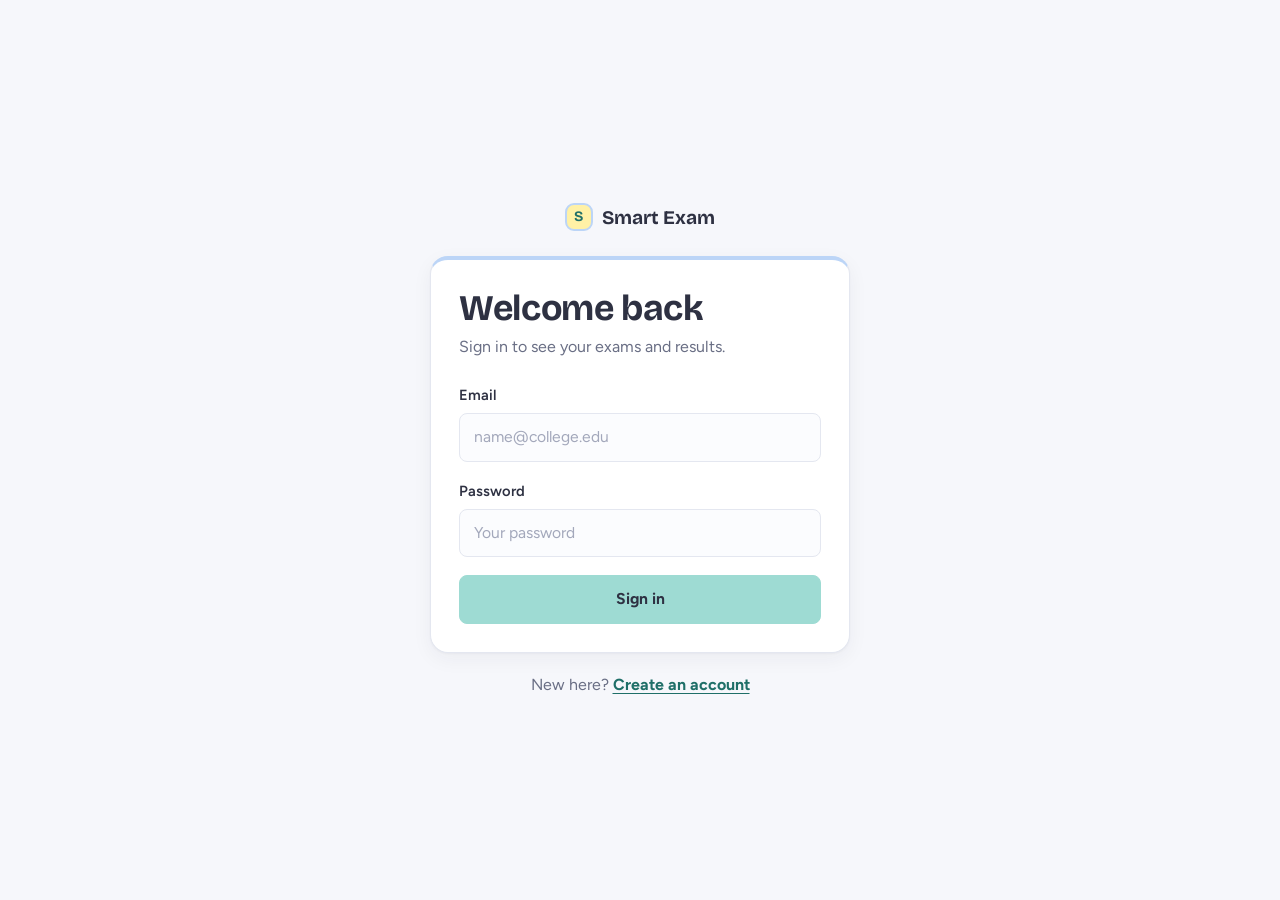
<file: frontend/index.html>
<!DOCTYPE html>
<html lang="en">
<head>
    <meta charset="UTF-8">
    <meta name="viewport" content="width=device-width, initial-scale=1.0">
    <title>Sign in | Smart Exam</title>
    <link rel="stylesheet" href="css/style.css">
</head>
<body>
    <main class="auth-wrap">
        <div class="auth-box">
            <div class="auth-brand">
                <span class="brand"><span class="brand-mark" aria-hidden="true">S</span>Smart Exam</span>
            </div>
            <div class="panel accent-sky">
                <h1 id="formTitle">Welcome back</h1>
                <p class="muted" id="formSub" style="margin-bottom: 1.5rem;">Sign in to see your exams and results.</p>

                <div id="msg" role="status"></div>

                <form id="authForm">
                    <div class="form-group" id="nameGroup" style="display:none;">
                        <label for="name">Full name</label>
                        <input type="text" id="name" placeholder="Your name" autocomplete="name">
                    </div>
                    <div class="form-group">
                        <label for="email">Email</label>
                        <input type="email" id="email" required placeholder="name@college.edu" autocomplete="email">
                    </div>
                    <div class="form-group">
                        <label for="password">Password</label>
                        <input type="password" id="password" required placeholder="Your password" autocomplete="current-password">
                    </div>
                    <div class="form-group" id="roleGroup" style="display:none;">
                        <label for="role_id">I am a</label>
                        <select id="role_id">
                            <option value="2">Student</option>
                            <option value="1">Admin</option>
                            <option value="3">Proctor</option>
                        </select>
                    </div>
                    <button type="submit" class="btn btn-primary btn-block" id="submitBtn">Sign in</button>
                </form>
            </div>
            <p class="toggle-text"><span id="toggleLead">New here?</span> <button type="button" id="toggleMode">Create an account</button></p>
        </div>
    </main>

    <script src="js/api.js"></script>
    <script>
        let isLogin = true;
        
        document.getElementById('toggleMode').addEventListener('click', () => {
            isLogin = !isLogin;
            document.getElementById('formTitle').innerText = isLogin ? 'Welcome back' : 'Create your account';
            document.getElementById('formSub').innerText = isLogin ? 'Sign in to see your exams and results.' : 'Students take exams, admins create them, proctors review tab switches.';
            document.getElementById('submitBtn').innerText = isLogin ? 'Sign in' : 'Create account';
            document.getElementById('toggleLead').innerText = isLogin ? 'New here?' : 'Already have an account?';
            document.getElementById('toggleMode').innerText = isLogin ? 'Create an account' : 'Sign in';
            document.getElementById('password').autocomplete = isLogin ? 'current-password' : 'new-password';
            document.getElementById('nameGroup').style.display = isLogin ? 'none' : 'block';
            document.getElementById('roleGroup').style.display = isLogin ? 'none' : 'block';
            document.getElementById('msg').className = 'alert';
        });

        document.getElementById('authForm').addEventListener('submit', async (e) => {
            e.preventDefault();
            const email = document.getElementById('email').value;
            const password = document.getElementById('password').value;
            const payload = { email, password };

            const endpoint = isLogin ? '/auth/login' : '/auth/register';
            if (!isLogin) {
                payload.name = document.getElementById('name').value;
                payload.role_id = parseInt(document.getElementById('role_id').value);
            }

            try {
                const res = await fetch(API_BASE + endpoint, {
                    method: 'POST',
                    headers: { 'Content-Type': 'application/json' },
                    body: JSON.stringify(payload)
                });
                
                const data = await res.json();
                
                if (res.ok) {
                    if (isLogin) {
                        localStorage.setItem('token', data.token);
                        localStorage.setItem('role', data.role);
                        localStorage.setItem('name', data.name);
                        
                        // Redirect based on role
                        if (data.role === 'Admin') window.location.href = 'admin.html';
                        else if (data.role === 'Proctor') window.location.href = 'proctor.html';
                        else window.location.href = 'student.html';
                    } else {
                        document.getElementById('toggleMode').click(); // Switch to sign in
                        showMsg('msg', 'Account created. Sign in to continue.', false);
                    }
                } else {
                    showMsg('msg', data.error || data.message || 'Error occurred', true);
                }
            } catch (err) {
                showMsg('msg', 'Can\'t reach the server. Check that the backend is running on port 8080.', true);
            }
        });
    </script>
</body>
</html>
</file>
<file: frontend/css/style.css>
@import url('https://fonts.googleapis.com/css2?family=Bricolage+Grotesque:opsz,wght@12..96,500;12..96,700&family=Figtree:wght@400;500;600;700&family=JetBrains+Mono:wght@400;600&display=swap');

/* ------------------------------------------------------------
   Smart Exam: soft pink + lemon theme
   ------------------------------------------------------------ */
:root {
  /* A soft pastel blend: each colour has its own job */
  --page: #F6F7FB;         /* page background, neutral */
  --paper: #FFFFFF;        /* cards, panels */
  --teal: #9EDBD3;         /* primary actions */
  --teal-strong: #7FCDC3;
  --teal-soft: #E3F5F2;
  --teal-ink: #1F6F68;     /* links, focus rings */
  --sky: #BCD5F7;          /* navigation, active question, editor bar */
  --sky-soft: #E8F0FC;
  --petal: #F5BFCF;        /* exam-sheet margin line, MCQ tags */
  --petal-soft: #FCE6EC;
  --lemon: #FFF1A6;        /* highlights: timer, selected answer, secondary actions */
  --lemon-strong: #FBE47A;
  --lemon-line: #E9D36A;
  --ink: #2E3142;          /* main text */
  --ink-soft: #6A6F85;     /* secondary text */
  --line: #E4E7F0;         /* borders, dividers */

  --good: #1F6F55;   --good-bg: #DDF3EA;
  --bad: #A8355A;    --bad-bg: #FCE2EA;
  --warn: #7A5D00;   --warn-bg: #FFF4C2;

  --radius-lg: 18px;
  --radius: 12px;
  --radius-sm: 8px;
  --shadow: 0 1px 2px rgba(46, 49, 66, 0.04), 0 6px 20px rgba(46, 49, 66, 0.05);

  --font-head: 'Bricolage Grotesque', 'Figtree', system-ui, sans-serif;
  --font-body: 'Figtree', system-ui, -apple-system, sans-serif;
  --font-mono: 'JetBrains Mono', ui-monospace, Menlo, Consolas, monospace;

  /* aliases used elsewhere in this file and in older inline styles */
  --blush: var(--page);
  --rose: var(--teal-ink);
  --petal-strong: var(--teal-strong);
  --text-muted: var(--ink-soft);
  --primary: var(--teal-ink);
}

*, *::before, *::after { box-sizing: border-box; margin: 0; padding: 0; }

body {
  font-family: var(--font-body);
  font-size: 1rem;
  line-height: 1.55;
  background: var(--blush);
  color: var(--ink);
  min-height: 100vh;
  display: flex;
  flex-direction: column;
  -webkit-font-smoothing: antialiased;
}

/* ---------- Type ---------- */
h1, h2, h3 { font-family: var(--font-head); color: var(--ink); line-height: 1.15; letter-spacing: -0.01em; }
h1 { font-size: 2.25rem; font-weight: 700; margin-bottom: 0.35rem; }
h2 { font-size: 1.5rem; font-weight: 700; margin-bottom: 0.75rem; }
h3 { font-size: 1.2rem; font-weight: 700; margin-bottom: 1rem; }
.lede { color: var(--ink-soft); font-size: 1.05rem; max-width: 60ch; }
.muted { color: var(--ink-soft); }
a { color: var(--rose); }
code, .mono { font-family: var(--font-mono); }

/* ---------- Layout ---------- */
.container { max-width: 1160px; width: 100%; margin: 0 auto; padding: 2.5rem 2rem 4rem; }
.page-head { margin-bottom: 2rem; }
.grid-2 { display: grid; grid-template-columns: 1fr 1fr; gap: 1.5rem; align-items: start; }
.grid-3 { display: grid; grid-template-columns: repeat(3, 1fr); gap: 0.75rem; }
.stack > * + * { margin-top: 1.5rem; }

@media (max-width: 900px) {
  .grid-2 { grid-template-columns: 1fr; }
  .container { padding: 1.75rem 1.1rem 3rem; }
  h1 { font-size: 1.85rem; }
}
@media (max-width: 560px) { .grid-3 { grid-template-columns: 1fr; } }

/* ---------- Top bar ---------- */
.navbar {
  display: flex; justify-content: space-between; align-items: center; gap: 1rem;
  padding: 0.9rem 2rem;
  background: var(--paper);
  border-bottom: 1px solid var(--line);
  position: sticky; top: 0; z-index: 20;
}
.brand { display: flex; align-items: center; gap: 0.6rem; font-family: var(--font-head); font-weight: 700; font-size: 1.2rem; color: var(--ink); text-decoration: none; }
.brand-mark {
  width: 28px; height: 28px; border-radius: 9px;
  background: var(--lemon); border: 2px solid var(--sky);
  display: grid; place-items: center; font-size: 0.9rem; color: var(--teal-ink);
}
.brand small { font-family: var(--font-body); font-weight: 500; font-size: 0.85rem; color: var(--ink-soft); margin-left: 0.25rem; }
.nav-links { display: flex; align-items: center; gap: 1.25rem; }
.nav-links a { color: var(--ink-soft); text-decoration: none; font-weight: 600; cursor: pointer; border-radius: 6px; }
.nav-links a:hover { color: var(--ink); }
.user-chip { background: var(--sky-soft); color: var(--ink); padding: 0.3rem 0.8rem; border-radius: 999px; font-weight: 600; font-size: 0.9rem; }

@media (max-width: 640px) {
  .navbar { padding: 0.75rem 1rem; flex-wrap: wrap; }
  .nav-links { gap: 0.9rem; }
}

/* ---------- Panels ---------- */
.panel, .glass-panel {
  background: var(--paper);
  border: 1px solid var(--line);
  border-radius: var(--radius-lg);
  box-shadow: var(--shadow);
  padding: 1.75rem;
}
.panel-head { display: flex; justify-content: space-between; align-items: baseline; gap: 1rem; margin-bottom: 1.25rem; }
.panel-head h3 { margin: 0; }

/* The exam-sheet look: a pink ruled margin on the left */
.sheet { position: relative; padding-left: 2.75rem; }
.sheet::before {
  content: ""; position: absolute; top: 0; bottom: 0; left: 1.4rem;
  width: 2px; background: var(--petal);
}

/* ---------- Forms ---------- */
.form-group { display: flex; flex-direction: column; margin-bottom: 1.1rem; }
.form-group label, .field-label { font-weight: 600; font-size: 0.92rem; color: var(--ink); margin-bottom: 0.4rem; }
.hint { font-size: 0.85rem; color: var(--ink-soft); margin-top: 0.3rem; }

input, select, textarea {
  width: 100%;
  padding: 0.7rem 0.9rem;
  font: inherit; font-size: 0.98rem;
  color: var(--ink);
  background: #FBFCFE;
  border: 1.5px solid var(--line);
  border-radius: var(--radius-sm);
  transition: border-color 0.15s, box-shadow 0.15s;
}
textarea { resize: vertical; line-height: 1.45; }
input::placeholder, textarea::placeholder { color: #A3A8BB; }
input:focus, select:focus, textarea:focus { outline: none; border-color: var(--rose); box-shadow: 0 0 0 3px var(--teal-soft); }
input[type="radio"], input[type="checkbox"] { width: auto; accent-color: var(--rose); }

/* ---------- Buttons ---------- */
.btn {
  display: inline-flex; align-items: center; justify-content: center; gap: 0.4rem;
  padding: 0.7rem 1.3rem;
  font: inherit; font-weight: 700; font-size: 0.98rem;
  color: var(--ink);
  background: var(--paper);
  border: 1.5px solid var(--line);
  border-radius: var(--radius-sm);
  cursor: pointer;
  transition: background 0.15s, border-color 0.15s;
}
.btn:hover { border-color: var(--sky); }
.btn-primary { background: var(--teal); border-color: var(--teal); }
.btn-primary:hover { background: var(--teal-strong); border-color: var(--teal-strong); }
.btn-secondary { background: var(--lemon); border-color: var(--lemon-line); }
.btn-secondary:hover { background: var(--lemon-strong); }
.btn-ghost { background: transparent; border-color: transparent; color: var(--ink-soft); }
.btn-ghost:hover { color: var(--ink); background: rgba(255,255,255,0.7); border-color: transparent; }
.btn-sm { padding: 0.4rem 0.8rem; font-size: 0.85rem; }
.btn-block { width: 100%; }
.btn:disabled { opacity: 0.5; cursor: not-allowed; }
.btn:focus-visible, a:focus-visible, .q-nav-pill:focus-visible, .option-lbl:has(input:focus-visible), .toggle-text button:focus-visible { outline: 3px solid var(--rose); outline-offset: 2px; }

/* ---------- Alerts ---------- */
.alert { display: none; padding: 0.75rem 1rem; border-radius: var(--radius-sm); margin-bottom: 1rem; font-weight: 500; }
.alert.error { display: block; background: var(--bad-bg); color: var(--bad); }
.alert.success { display: block; background: var(--good-bg); color: var(--good); }

/* ---------- Tables ---------- */
table { width: 100%; border-collapse: collapse; }
th, td { padding: 0.85rem 1rem; text-align: left; border-bottom: 1px solid var(--line); }
th { font-size: 0.85rem; font-weight: 600; color: var(--ink-soft); }
tbody tr:last-child td { border-bottom: none; }
td.score { font-family: var(--font-head); font-weight: 700; font-size: 1.15rem; }
.empty { color: var(--ink-soft); padding: 2rem 1rem; text-align: center; }
.table-wrap { overflow-x: auto; }

/* ---------- Tags ---------- */
.badge, .status-tag {
  display: inline-block; padding: 0.2rem 0.6rem;
  border-radius: 999px; font-size: 0.8rem; font-weight: 600;
  background: var(--sky-soft); color: var(--ink);
}
.badge-mcq { background: var(--petal-soft); }
.badge-coding { background: var(--sky); }
.badge-easy { background: var(--teal-soft); color: var(--teal-ink); }
.badge-medium { background: var(--warn-bg); color: var(--warn); }
.badge-hard { background: var(--bad-bg); color: var(--bad); }
.badge-plain { background: #F0F2F7; color: var(--ink-soft); }

.status-pass, .status-passed, .status-accepted, .status-success { background: var(--good-bg); color: var(--good); }
.status-fail, .status-failed, .status-error, .status-invalid, .status-flagged, .status-wrong_answer,
.status-runtime_error, .status-compilation_error { background: var(--bad-bg); color: var(--bad); }
.status-timeout, .status-time_limit_exceeded, .status-auto_generated, .status-in { background: var(--warn-bg); color: var(--warn); }

/* ---------- Login ---------- */
.auth-wrap { flex: 1; display: grid; place-items: center; padding: 2rem 1rem; }
.auth-box { width: 100%; max-width: 420px; }
.auth-brand { display: flex; justify-content: center; margin-bottom: 1.5rem; }
.toggle-text { margin-top: 1.25rem; text-align: center; color: var(--ink-soft); }
.toggle-text button { background: none; border: none; font: inherit; font-weight: 700; color: var(--rose); cursor: pointer; text-decoration: underline; text-underline-offset: 3px; }

/* ---------- Student exam list ---------- */
.exam-list { list-style: none; background: var(--paper); border: 1px solid var(--line); border-radius: var(--radius-lg); box-shadow: var(--shadow); overflow: hidden; }
.exam-row { display: grid; grid-template-columns: 1fr auto; gap: 1rem; align-items: center; padding: 1.2rem 1.5rem; border-bottom: 1px solid var(--line); }
.exam-row:last-child { border-bottom: none; }
.exam-row h3 { margin: 0 0 0.3rem; font-size: 1.15rem; }
.exam-facts { display: flex; flex-wrap: wrap; gap: 0.4rem 1.25rem; color: var(--ink-soft); font-size: 0.92rem; }
.exam-facts strong { color: var(--ink); font-weight: 600; }
@media (max-width: 600px) { .exam-row { grid-template-columns: 1fr; } }

/* ---------- Admin ---------- */
.option-row { display: flex; align-items: center; gap: 0.6rem; margin-bottom: 0.5rem; }
.testcase-row { background: #FBFCFE; border: 1px solid var(--line); border-radius: var(--radius); padding: 0.9rem; margin-bottom: 0.75rem; }
.testcase-row .tc-head { display: flex; justify-content: space-between; align-items: center; margin-bottom: 0.6rem; gap: 0.5rem; }
.testcase-row .tc-head label { font-size: 0.85rem; color: var(--ink-soft); display: flex; align-items: center; gap: 0.35rem; cursor: pointer; }
.testcase-row textarea { font-family: var(--font-mono); font-size: 0.85rem; }
.tc-grid { display: grid; grid-template-columns: 1fr 1fr; gap: 0.6rem; }
.tc-grid span { font-size: 0.8rem; color: var(--ink-soft); }
.link-danger { background: none; border: none; color: var(--bad); font: inherit; font-weight: 600; font-size: 0.85rem; cursor: pointer; }

/* ---------- Exam: header strip ---------- */
.exam-bar { background: var(--paper); }
.exam-bar .exam-title { display: flex; align-items: center; gap: 0.75rem; }
.timer-chip {
  font-family: var(--font-head); font-weight: 700; font-size: 1.1rem;
  font-variant-numeric: tabular-nums;
  background: var(--lemon); border: 1.5px solid var(--lemon-line);
  padding: 0.3rem 0.9rem; border-radius: 999px; color: var(--ink);
}
.timer-chip.low { background: var(--bad-bg); border-color: var(--petal); color: var(--bad); }
.proctor-note { font-size: 0.85rem; color: var(--ink-soft); }

/* ---------- Exam: question navigator ---------- */
.q-nav-strip { display: flex; gap: 0.5rem; overflow-x: auto; padding-bottom: 1rem; margin-bottom: 1.5rem; border-bottom: 1px solid var(--line); }
.q-nav-pill {
  display: flex; align-items: center; gap: 0.4rem; white-space: nowrap;
  padding: 0.45rem 0.85rem; border-radius: 999px; cursor: pointer;
  background: var(--paper); border: 1.5px solid var(--line);
  font-weight: 600; font-size: 0.9rem; color: var(--ink-soft);
}
.q-nav-pill:hover { border-color: var(--sky); color: var(--ink); }
.q-nav-pill.active { background: var(--sky); border-color: var(--sky); color: var(--ink); }
.q-nav-pill.answered:not(.active) { background: var(--lemon); border-color: var(--lemon-line); color: var(--ink); }
.q-nav-pill .badge { font-size: 0.72rem; padding: 0.1rem 0.45rem; background: rgba(255,255,255,0.7); color: var(--ink); }

/* ---------- Exam: MCQ ---------- */
.question-card { max-width: 820px; }
.q-head { display: flex; justify-content: space-between; align-items: center; flex-wrap: wrap; gap: 0.75rem; margin-bottom: 1rem; }
.q-head h2 { margin: 0; }
.q-tags { display: flex; flex-wrap: wrap; gap: 0.4rem; }
.q-text { font-size: 1.15rem; line-height: 1.6; margin-bottom: 1.5rem; max-width: 70ch; }
.option-lbl {
  display: flex; align-items: center; gap: 0.75rem;
  padding: 0.85rem 1rem; margin-bottom: 0.6rem;
  background: var(--paper); border: 1.5px solid var(--line); border-radius: var(--radius);
  cursor: pointer; transition: background 0.15s, border-color 0.15s;
}
.option-lbl:hover { border-color: var(--sky); }
.option-lbl.selected { background: var(--lemon); border-color: var(--lemon-line); font-weight: 600; }
.q-actions { display: flex; justify-content: space-between; margin-top: 2rem; }
.loading-spinner { text-align: center; padding: 3rem; color: var(--ink-soft); }

/* ---------- Exam: coding ---------- */
.coding-container { display: grid; grid-template-columns: 1fr 1.25fr; gap: 1.25rem; min-height: 650px; }
@media (max-width: 992px) { .coding-container { grid-template-columns: 1fr; } }

.problem-pane {
  background: var(--paper); border: 1px solid var(--line); border-radius: var(--radius-lg);
  padding: 1.5rem 1.5rem 1.5rem 2.75rem; overflow-y: auto; max-height: 820px;
  position: relative;
}
.problem-pane::before { content: ""; position: absolute; top: 0; bottom: 0; left: 1.4rem; width: 2px; background: var(--petal); }
.problem-pane h2 { font-size: 1.45rem; }
.meta-row { display: flex; flex-wrap: wrap; gap: 0.4rem; margin-bottom: 1.25rem; }
.section-title { font-family: var(--font-head); font-weight: 700; font-size: 1rem; color: var(--ink); margin: 1.4rem 0 0.5rem; }
.problem-text { white-space: pre-wrap; line-height: 1.6; }
.pre-box {
  background: #FBFCFE; border: 1px solid var(--line); border-radius: var(--radius-sm);
  padding: 0.7rem 0.9rem; margin-bottom: 0.75rem;
  font-family: var(--font-mono); font-size: 0.86rem; color: var(--ink); white-space: pre-wrap;
}
.pre-box.error { background: var(--bad-bg); border-color: var(--petal); color: var(--bad); }
.case-label { font-size: 0.82rem; color: var(--ink-soft); margin: 0.4rem 0 0.2rem; }

.editor-pane { display: flex; flex-direction: column; background: var(--paper); border: 1px solid var(--line); border-radius: var(--radius-lg); overflow: hidden; }
.editor-toolbar { display: flex; justify-content: space-between; align-items: center; gap: 0.75rem; flex-wrap: wrap; padding: 0.65rem 1rem; background: var(--sky-soft); border-bottom: 1px solid var(--line); }
.editor-toolbar select { width: auto; padding: 0.35rem 0.6rem; font-size: 0.9rem; background: var(--paper); }
.editor-toolbar label { font-size: 0.88rem; font-weight: 600; }
#monacoEditor { height: 420px; width: 100%; }

.console-drawer { flex: 1; display: flex; flex-direction: column; padding: 0.75rem 1rem; border-top: 1px solid var(--line); background: #FBFCFE; }
.console-nav { display: flex; gap: 0.35rem; margin-bottom: 0.6rem; }
.console-tab-btn { background: transparent; border: none; font: inherit; font-size: 0.86rem; font-weight: 600; color: var(--ink-soft); padding: 0.3rem 0.7rem; border-radius: 999px; cursor: pointer; }
.console-tab-btn:hover { color: var(--ink); }
.console-tab-btn.active { background: var(--teal-soft); color: var(--teal-ink); }
.console-view { display: none; flex: 1; }
.console-view.active { display: block; }
.console-view textarea { height: 90px; resize: none; font-family: var(--font-mono); font-size: 0.85rem; }
.console-scroll { max-height: 220px; overflow-y: auto; font-size: 0.9rem; }
.run-status { font-weight: 700; margin-bottom: 0.3rem; }
.run-status.ok { color: var(--good); }
.run-status.bad { color: var(--bad); }
.run-status.warn { color: var(--warn); }

.submit-summary { display: flex; justify-content: space-between; align-items: center; flex-wrap: wrap; gap: 0.5rem; padding-bottom: 0.5rem; margin-bottom: 0.5rem; border-bottom: 1px solid var(--line); }
.submit-score { font-family: var(--font-head); font-weight: 700; }
.testcase-item { display: flex; justify-content: space-between; align-items: center; padding: 0.45rem 0.75rem; margin-bottom: 0.35rem; background: var(--paper); border: 1px solid var(--line); border-radius: var(--radius-sm); font-size: 0.9rem; }
.testcase-item.block { display: block; }

.action-bar { display: flex; justify-content: flex-end; gap: 0.6rem; padding: 0.75rem 1rem; border-top: 1px solid var(--line); background: var(--paper); }

@media (prefers-reduced-motion: reduce) {
  * { transition: none !important; }
}

/* Plain code box used when the Monaco editor can't load */
.plain-editor { width: 100%; height: 100%; border: none; border-radius: 0; resize: none; padding: 0.9rem 1rem; font-family: var(--font-mono); font-size: 0.9rem; line-height: 1.5; background: #FBFCFE; tab-size: 4; }
.plain-editor:focus { box-shadow: inset 0 0 0 2px var(--teal); }

/* ---------- Colour accents spread across the site ---------- */
/* Each exam in the list gets its own colour strip, cycling teal, sky, petal, lemon */
.exam-row { position: relative; }
.exam-row::before { content: ""; position: absolute; left: 0; top: 18%; bottom: 18%; width: 4px; border-radius: 0 4px 4px 0; background: var(--teal); }
.exam-row:nth-child(4n+2)::before { background: var(--sky); }
.exam-row:nth-child(4n+3)::before { background: var(--petal); }
.exam-row:nth-child(4n+4)::before { background: var(--lemon-line); }

/* Admin panels: a coloured top edge per job */
.panel.accent-teal { border-top: 4px solid var(--teal); }
.panel.accent-sky { border-top: 4px solid var(--sky); }
.panel.accent-petal { border-top: 4px solid var(--petal); }
.panel.accent-lemon { border-top: 4px solid var(--lemon-line); }

/* ---------- Proctor dashboard ---------- */
.stat-row { display:grid; grid-template-columns:repeat(3, 1fr); gap:1rem; margin-bottom:1.5rem; }
.stat { display:flex; align-items:baseline; gap:0.6rem; padding:1.1rem 1.4rem; }
.stat-num { font-family:var(--font-head); font-weight:700; font-size:2rem; color:var(--ink); }
tr.row-flagged td { background:#FFF7F9; }
@media (max-width: 640px) { .stat-row { grid-template-columns:1fr; } }
</file>
